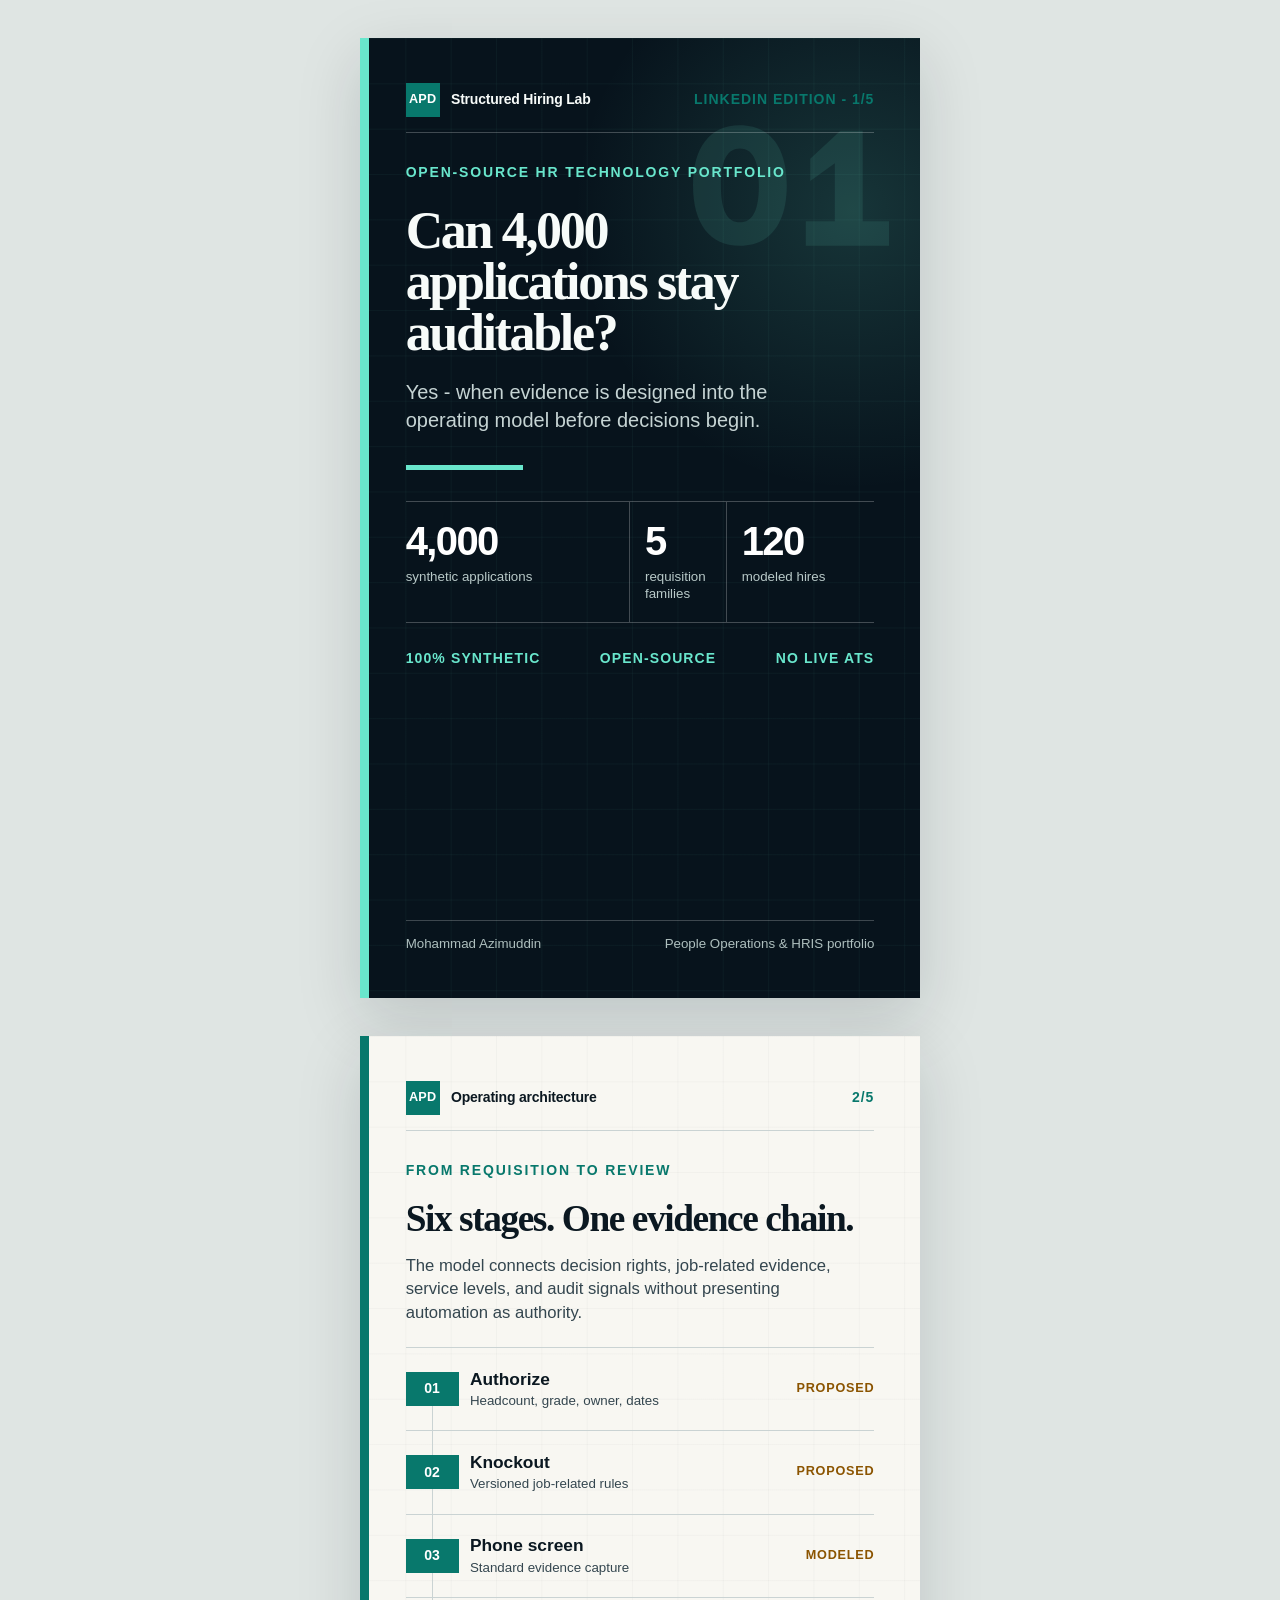
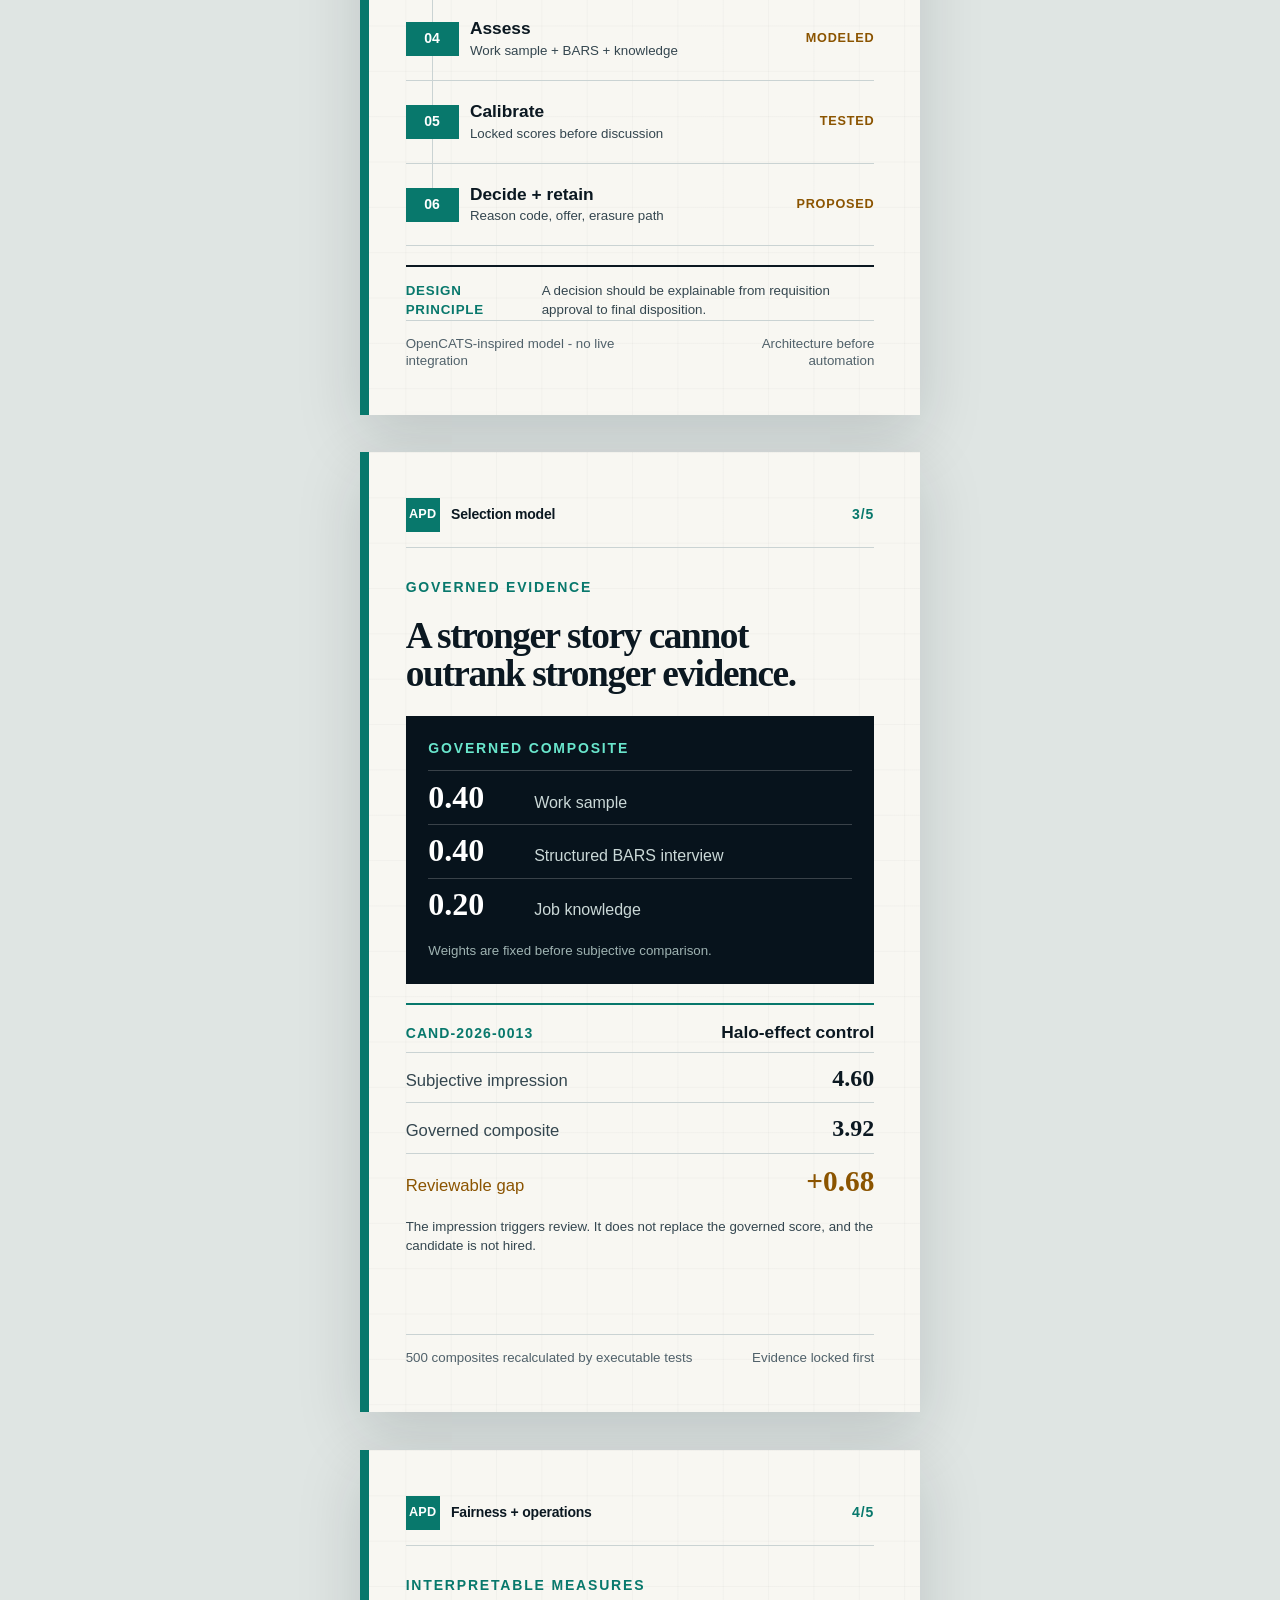
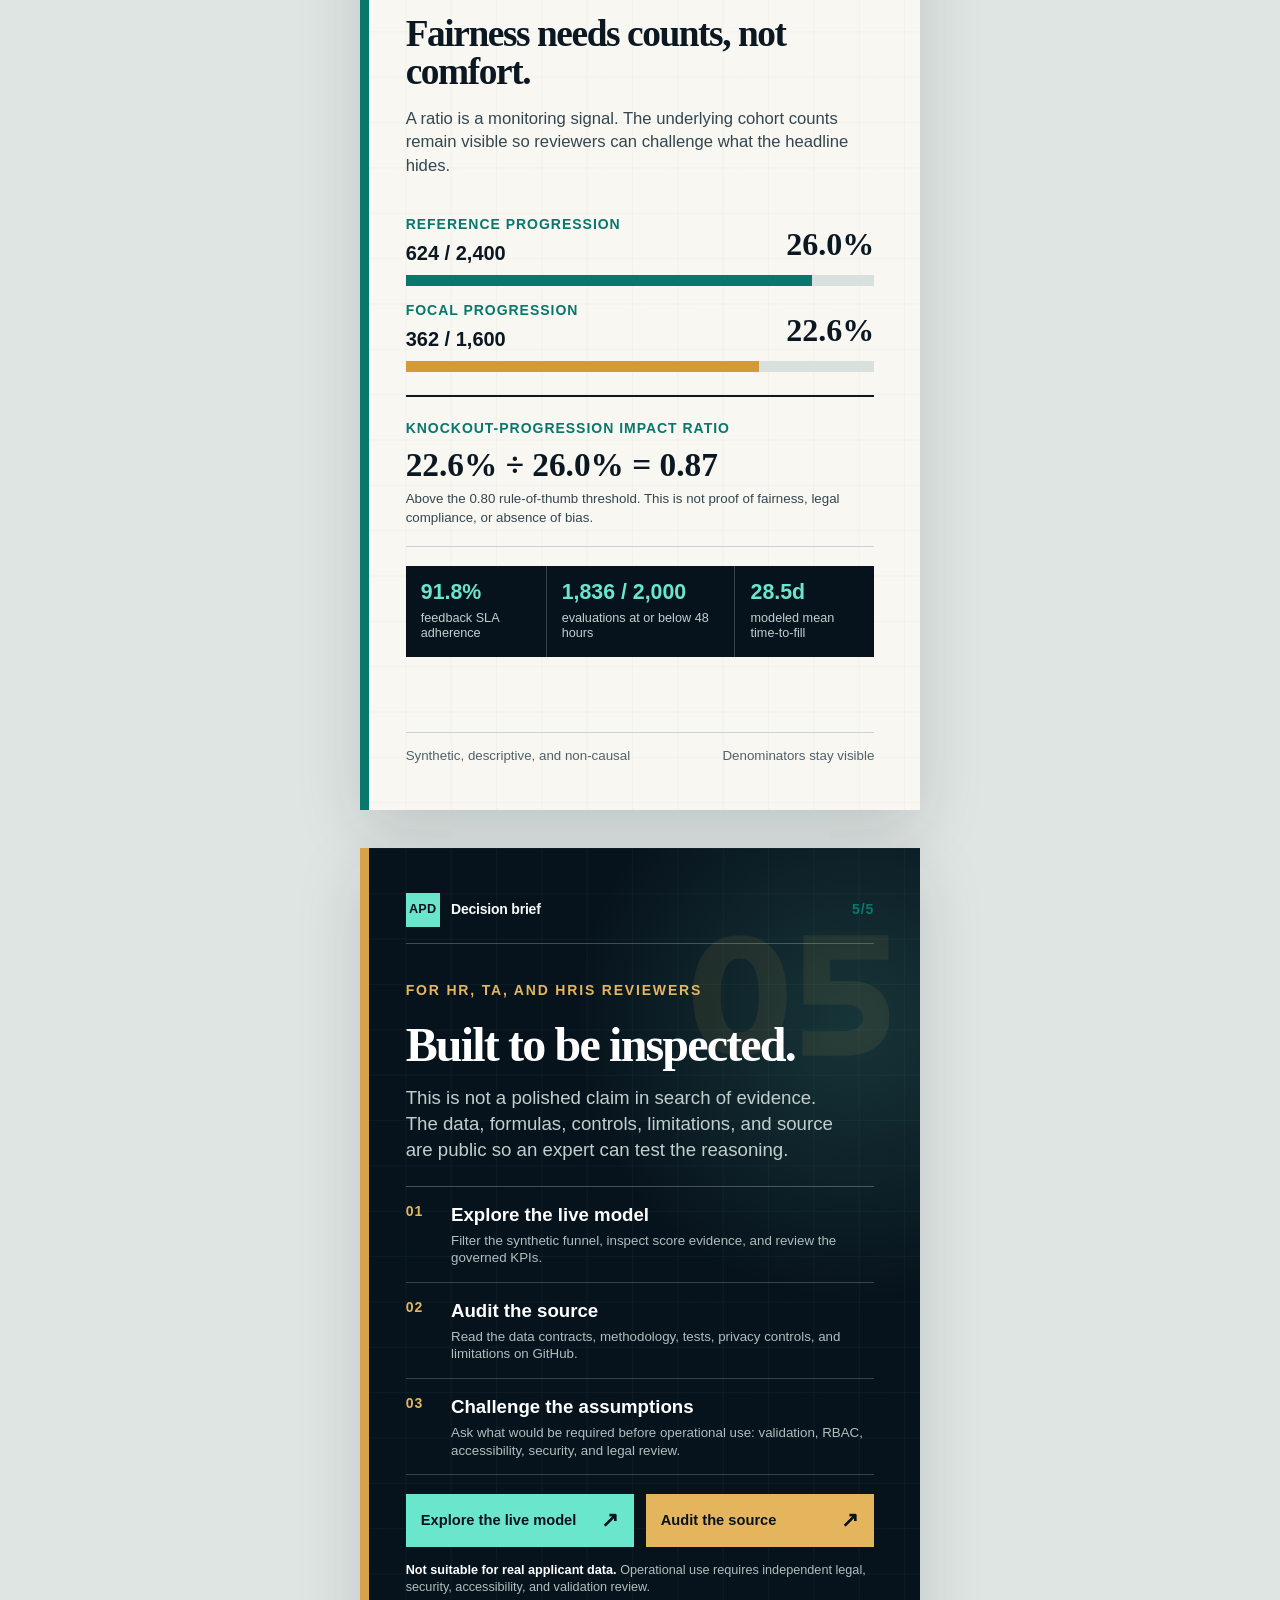
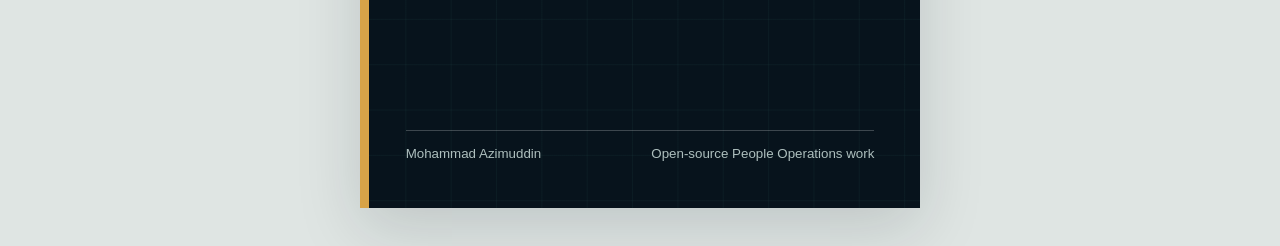
<file: mobile-case-study.html>
<!doctype html>
<html lang="en">
<head>
  <meta charset="utf-8">
  <meta name="viewport" content="width=device-width, initial-scale=1">
  <meta name="description" content="LinkedIn-ready portrait case study for the Structured Hiring and ATS Architecture Lab.">
  <title>Structured Hiring &amp; ATS Architecture | LinkedIn Case Study</title>
  <link rel="stylesheet" href="mobile-case-study.css">
</head>
<body>
  <main>
    <section class="page page-cover">
      <header class="masthead masthead-inverse">
        <div class="brand"><span class="brand-mark">APD</span><span>Structured Hiring Lab</span></div>
        <span class="page-number">LinkedIn edition - 1/5</span>
      </header>
      <svg class="cover-index" aria-hidden="true" focusable="false" viewBox="0 0 176 108" role="presentation">
        <path fill-rule="evenodd" d="M42 0C15 0 0 20 0 54s15 54 42 54 42-20 42-54S69 0 42 0Zm0 21c11 0 17 10 17 33S53 87 42 87 25 77 25 54s6-33 17-33Z"/>
        <path d="m105 30 27-25h20v81h24v22h-75V86h26V34l-22 16Z"/>
      </svg>
      <p class="eyebrow eyebrow-inverse">Open-source HR technology portfolio</p>
      <h1>Can 4,000 applications stay auditable?</h1>
      <p class="cover-answer">Yes - when evidence is designed into the operating model before decisions begin.</p>
      <div class="cover-rule" aria-hidden="true"></div>
      <div class="proof-rail" aria-label="Project scope">
        <div><strong>4,000</strong><span>synthetic applications</span></div>
        <div><strong>5</strong><span>requisition families</span></div>
        <div><strong>120</strong><span>modeled hires</span></div>
      </div>
      <div class="cover-tags" aria-label="Project boundaries"><span>100% SYNTHETIC</span><span>OPEN-SOURCE</span><span>NO LIVE ATS</span></div>
      <footer class="footer footer-inverse">
        <span>Mohammad Azimuddin</span>
        <span>People Operations &amp; HRIS portfolio</span>
      </footer>
    </section>

    <section class="page">
      <header class="masthead">
        <div class="brand"><span class="brand-mark">APD</span><span>Operating architecture</span></div>
        <span class="page-number">2/5</span>
      </header>
      <p class="eyebrow">From requisition to review</p>
      <h2>Six stages. One evidence chain.</h2>
      <p class="section-intro">The model connects decision rights, job-related evidence, service levels, and audit signals without presenting automation as authority.</p>
      <ol class="evidence-path">
        <li><span class="step">01</span><div><strong>Authorize</strong><small>Headcount, grade, owner, dates</small></div><em>PROPOSED</em></li>
        <li><span class="step">02</span><div><strong>Knockout</strong><small>Versioned job-related rules</small></div><em>PROPOSED</em></li>
        <li><span class="step">03</span><div><strong>Phone screen</strong><small>Standard evidence capture</small></div><em>MODELED</em></li>
        <li><span class="step">04</span><div><strong>Assess</strong><small>Work sample + BARS + knowledge</small></div><em>MODELED</em></li>
        <li><span class="step">05</span><div><strong>Calibrate</strong><small>Locked scores before discussion</small></div><em>TESTED</em></li>
        <li><span class="step">06</span><div><strong>Decide + retain</strong><small>Reason code, offer, erasure path</small></div><em>PROPOSED</em></li>
      </ol>
      <div class="control-register"><strong>Design principle</strong><span>A decision should be explainable from requisition approval to final disposition.</span></div>
      <footer class="footer"><span>OpenCATS-inspired model - no live integration</span><span>Architecture before automation</span></footer>
    </section>

    <section class="page page-selection">
      <header class="masthead">
        <div class="brand"><span class="brand-mark">APD</span><span>Selection model</span></div>
        <span class="page-number">3/5</span>
      </header>
      <p class="eyebrow">Governed evidence</p>
      <h2>A stronger story cannot outrank stronger evidence.</h2>
      <div class="formula-panel">
        <span class="formula-label">GOVERNED COMPOSITE</span>
        <div class="weight-row"><strong>0.40</strong><span>Work sample</span></div>
        <div class="weight-row"><strong>0.40</strong><span>Structured BARS interview</span></div>
        <div class="weight-row"><strong>0.20</strong><span>Job knowledge</span></div>
        <p>Weights are fixed before subjective comparison.</p>
      </div>
      <div class="control-case">
        <div class="case-heading"><span>CAND-2026-0013</span><strong>Halo-effect control</strong></div>
        <div class="score-line"><span>Subjective impression</span><strong>4.60</strong></div>
        <div class="score-line"><span>Governed composite</span><strong>3.92</strong></div>
        <div class="score-line score-gap"><span>Reviewable gap</span><strong>+0.68</strong></div>
        <p>The impression triggers review. It does not replace the governed score, and the candidate is not hired.</p>
      </div>
      <footer class="footer"><span>500 composites recalculated by executable tests</span><span>Evidence locked first</span></footer>
    </section>

    <section class="page">
      <header class="masthead">
        <div class="brand"><span class="brand-mark">APD</span><span>Fairness + operations</span></div>
        <span class="page-number">4/5</span>
      </header>
      <p class="eyebrow">Interpretable measures</p>
      <h2>Fairness needs counts, not comfort.</h2>
      <p class="section-intro">A ratio is a monitoring signal. The underlying cohort counts remain visible so reviewers can challenge what the headline hides.</p>
      <div class="cohort-comparison">
        <div class="cohort-line"><div><span>REFERENCE PROGRESSION</span><strong>624 / 2,400</strong></div><b>26.0%</b></div>
        <div class="cohort-bar"><i style="width: 86.7%"></i></div>
        <div class="cohort-line"><div><span>FOCAL PROGRESSION</span><strong>362 / 1,600</strong></div><b>22.6%</b></div>
        <div class="cohort-bar cohort-bar-focal"><i style="width: 75.4%"></i></div>
      </div>
      <div class="fairness-equation">
        <span>KNOCKOUT-PROGRESSION IMPACT RATIO</span>
        <strong>22.6% ÷ 26.0% = 0.87</strong>
        <p>Above the 0.80 rule-of-thumb threshold. This is not proof of fairness, legal compliance, or absence of bias.</p>
      </div>
      <div class="operations-band">
        <div><strong>91.8%</strong><span>feedback SLA adherence</span></div>
        <div><strong>1,836 / 2,000</strong><span>evaluations at or below 48 hours</span></div>
        <div><strong>28.5d</strong><span>modeled mean time-to-fill</span></div>
      </div>
      <footer class="footer"><span>Synthetic, descriptive, and non-causal</span><span>Denominators stay visible</span></footer>
    </section>

    <section class="page page-close">
      <header class="masthead masthead-inverse">
        <div class="brand"><span class="brand-mark brand-mark-light">APD</span><span>Decision brief</span></div>
        <span class="page-number">5/5</span>
      </header>
      <svg class="cover-index close-index" aria-hidden="true" focusable="false" viewBox="0 0 176 108" role="presentation">
        <path fill-rule="evenodd" d="M42 0C15 0 0 20 0 54s15 54 42 54 42-20 42-54S69 0 42 0Zm0 21c11 0 17 10 17 33S53 87 42 87 25 77 25 54s6-33 17-33Z"/>
        <path d="M99 0h76v22h-52v19h18c22 0 35 13 35 33 0 22-16 34-40 34H98V86h37c11 0 17-4 17-12s-6-12-17-12H99V0Z"/>
      </svg>
      <p class="eyebrow eyebrow-inverse">For HR, TA, and HRIS reviewers</p>
      <h2>Built to be inspected.</h2>
      <p class="close-lede">This is not a polished claim in search of evidence. The data, formulas, controls, limitations, and source are public so an expert can test the reasoning.</p>
      <div class="review-sequence">
        <div><span>01</span><strong>Explore the live model</strong><p>Filter the synthetic funnel, inspect score evidence, and review the governed KPIs.</p></div>
        <div><span>02</span><strong>Audit the source</strong><p>Read the data contracts, methodology, tests, privacy controls, and limitations on GitHub.</p></div>
        <div><span>03</span><strong>Challenge the assumptions</strong><p>Ask what would be required before operational use: validation, RBAC, accessibility, security, and legal review.</p></div>
      </div>
      <nav class="action-links" aria-label="Project links">
        <a href="https://azim-ux.github.io/enterprise-structured-hiring-ats-lab/">Explore the live model <span>↗</span></a>
        <a href="https://github.com/azim-ux/enterprise-structured-hiring-ats-lab">Audit the source <span>↗</span></a>
      </nav>
      <p class="use-boundary"><strong>Not suitable for real applicant data.</strong> Operational use requires independent legal, security, accessibility, and validation review.</p>
      <footer class="footer footer-inverse"><span>Mohammad Azimuddin</span><span>Open-source People Operations work</span></footer>
    </section>
  </main>
</body>
</html>
</file>
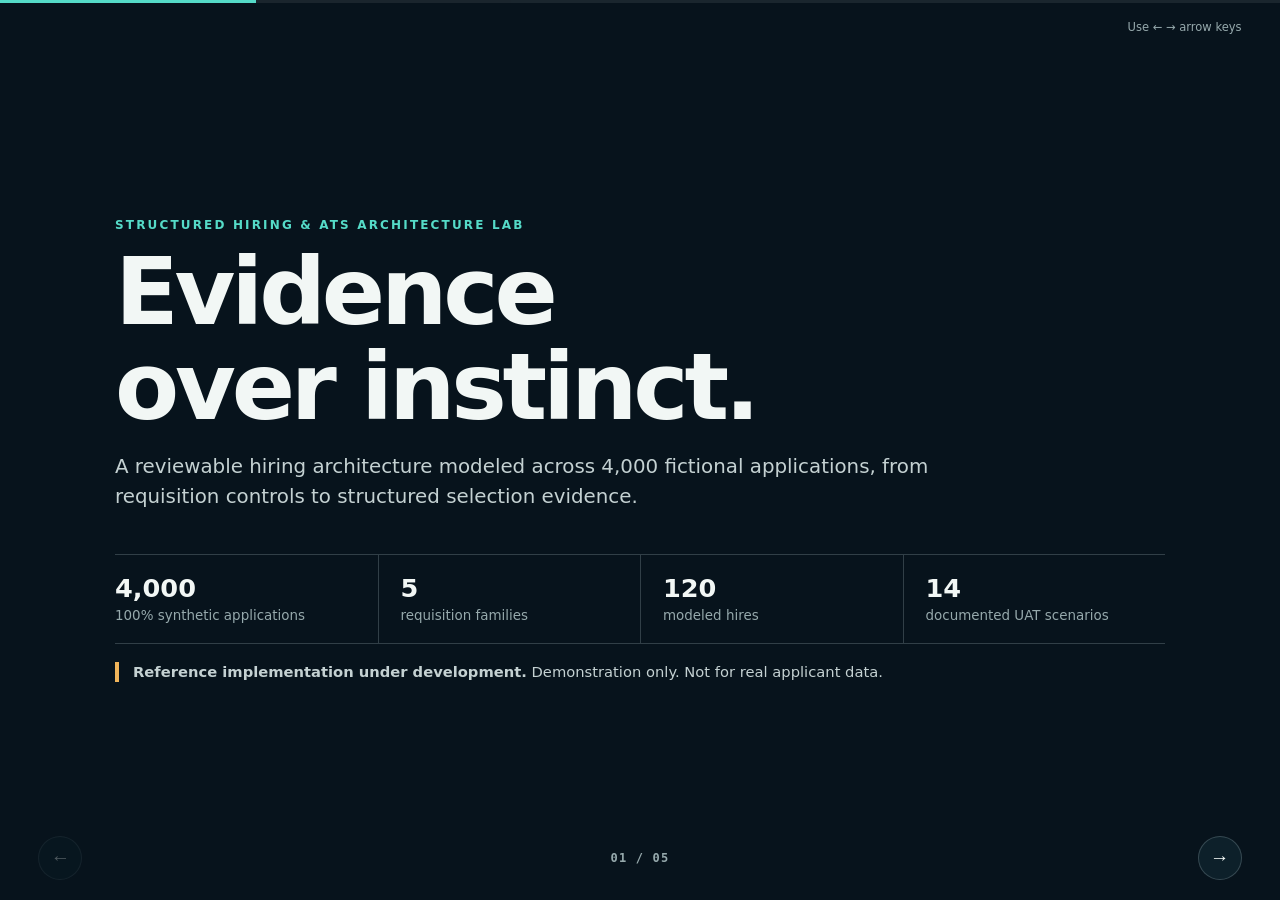
<file: slides.html>
<!doctype html>
<html lang="en">
<head>
  <meta charset="utf-8">
  <meta name="viewport" content="width=device-width, initial-scale=1">
  <meta name="description" content="Five-slide executive case deck for the Structured Hiring and ATS Architecture Lab.">
  <title>Structured Hiring & ATS Architecture Lab · Case Deck</title>
  <style>
    :root { color-scheme:dark; --navy:#07131c; --panel:#0d202a; --ink:#f2f7f5; --body:#c4d1d2; --muted:#96a9ac; --teal:#55dbc8; --amber:#f0b45a; --line:rgba(184,205,207,.24); }
    * { box-sizing:border-box; }
    html,body { margin:0; min-height:100%; background:#050d13; color:var(--ink); font-family:Inter,ui-sans-serif,system-ui,-apple-system,BlinkMacSystemFont,"Segoe UI",sans-serif; }
    body { overflow:hidden; }
    .deck { min-height:100vh; position:relative; background:var(--navy); }
    .progress-track { position:fixed; z-index:20; inset:0 0 auto; height:3px; background:rgba(255,255,255,.08); }
    #progress-bar { width:20%; height:100%; background:var(--teal); transition:width .3s ease; }
    .slide { display:none; position:absolute; inset:0; padding:clamp(54px,6vw,92px); place-content:center; overflow:auto; }
    .slide.active { display:grid; animation:enter .28s ease both; }
    @keyframes enter { from { opacity:0; transform:translateY(7px); } to { opacity:1; transform:none; } }
    .frame { width:min(1220px,100%); margin:auto; }
    .eyebrow { color:var(--teal); font-size:clamp(.75rem,.9vw,.88rem); text-transform:uppercase; letter-spacing:.18em; font-weight:800; }
    h1,h2 { margin:12px 0 18px; letter-spacing:-.045em; line-height:1.02; text-wrap:balance; }
    h1 { max-width:1050px; font-size:clamp(3.4rem,7.3vw,6.8rem); }
    h2 { max-width:1050px; font-size:clamp(2.35rem,4.9vw,4.5rem); }
    .lead { max-width:820px; margin:0; color:var(--body); font-size:clamp(1.05rem,1.55vw,1.3rem); line-height:1.5; }
    .evidence-strip { display:grid; grid-template-columns:repeat(4,1fr); margin-top:42px; border-block:1px solid var(--line); }
    .evidence-item { padding:18px 22px 18px 0; }
    .evidence-item + .evidence-item { padding-left:22px; border-left:1px solid var(--line); }
    .evidence-item strong { display:block; font-size:clamp(1.35rem,2vw,1.85rem); font-variant-numeric:tabular-nums; }
    .evidence-item span { display:block; margin-top:4px; color:var(--muted); font-size:.84rem; line-height:1.35; }
    .boundary-note { margin-top:18px; padding-left:14px; border-left:4px solid var(--amber); color:var(--body); font-size:.92rem; line-height:1.4; }
    .evidence-path { position:relative; display:grid; grid-template-columns:repeat(6,1fr); gap:18px; margin:34px 0 30px; padding:0; list-style:none; }
    .evidence-path::before { content:""; position:absolute; z-index:0; top:18px; left:18px; right:18px; height:1px; background:var(--line); }
    .evidence-path li { position:relative; z-index:1; min-width:0; }
    .stage-number { display:grid; width:36px; height:36px; place-items:center; margin-bottom:12px; border:1px solid var(--teal); border-radius:50%; background:var(--navy); color:var(--teal); font:800 .76rem/1 ui-monospace,SFMono-Regular,Menlo,monospace; }
    .stage-label { display:block; color:var(--ink); font-size:.94rem; font-weight:750; line-height:1.3; }
    .control-register { border-top:1px solid var(--line); }
    .control-row { display:grid; grid-template-columns:135px 220px 1fr; gap:22px; align-items:start; padding:15px 0; border-bottom:1px solid var(--line); }
    .state { font:800 .76rem/1.2 ui-monospace,SFMono-Regular,Menlo,monospace; letter-spacing:.08em; }
    .control-row[data-state="proposed"] .state { color:var(--amber); }
    .control-row[data-state="modeled"] .state { color:var(--body); }
    .control-row[data-state="tested"] .state { color:var(--teal); }
    .control-row h3 { margin:0; font-size:1rem; line-height:1.3; }
    .control-row p { margin:0; max-width:730px; color:var(--body); font-size:.9rem; line-height:1.45; }
    .selection-layout { display:grid; grid-template-columns:.92fr 1.08fr; gap:54px; align-items:stretch; margin-top:34px; }
    .formula-panel { display:flex; flex-direction:column; justify-content:center; padding-right:46px; border-right:1px solid var(--line); }
    .section-label { color:var(--muted); font-size:.8rem; font-weight:800; letter-spacing:.12em; text-transform:uppercase; }
    .formula { margin:18px 0 12px; color:var(--teal); font:750 clamp(1.25rem,2vw,1.65rem)/1.7 ui-monospace,SFMono-Regular,Menlo,monospace; }
    .formula-note { margin:0; color:var(--body); font-size:.94rem; line-height:1.45; }
    .control-case h3 { margin:7px 0 18px; font-size:1.35rem; }
    .math-row { display:grid; grid-template-columns:1fr auto; gap:24px; align-items:end; padding:12px 0; border-bottom:1px solid var(--line); }
    .math-row span { color:var(--body); font-size:.9rem; }
    .math-row strong { color:var(--ink); font-size:clamp(2rem,3.1vw,2.8rem); line-height:1; font-variant-numeric:tabular-nums; }
    .math-row.gap strong { color:var(--amber); }
    .case-conclusion { margin:18px 0 0; padding:12px 0 0; border-top:3px solid var(--amber); color:var(--ink); font-size:1rem; font-weight:700; line-height:1.4; }
    .fairness-layout { display:grid; grid-template-columns:1.06fr .94fr; gap:58px; margin-top:34px; }
    .cohort-comparison { border-top:1px solid var(--line); }
    .cohort { display:grid; grid-template-columns:1fr auto; gap:20px; align-items:end; padding:16px 0; border-bottom:1px solid var(--line); }
    .cohort span { color:var(--body); font-size:.9rem; }
    .cohort strong { color:var(--ink); font-size:clamp(1.8rem,3vw,2.65rem); line-height:1; font-variant-numeric:tabular-nums; }
    .ratio-equation { margin-top:22px; padding:16px 0; border-block:3px solid var(--teal); }
    .ratio-equation strong { display:block; margin-top:5px; color:var(--teal); font-size:clamp(2rem,3.6vw,3rem); font-variant-numeric:tabular-nums; }
    .governance-conclusions { margin:0; padding:0; list-style:none; counter-reset:conclusion; }
    .governance-conclusions li { position:relative; padding:0 0 16px 38px; color:var(--body); font-size:.93rem; line-height:1.42; }
    .governance-conclusions li::before { counter-increment:conclusion; content:"0" counter(conclusion); position:absolute; left:0; top:2px; color:var(--teal); font:800 .72rem/1.2 ui-monospace,SFMono-Regular,Menlo,monospace; }
    .governance-conclusions strong { color:var(--ink); }
    .executive-scorecard { display:grid; grid-template-columns:repeat(5,1fr); margin:34px 0 38px; border-block:1px solid var(--line); }
    .score { padding:20px 18px 18px 0; }
    .score + .score { padding-left:18px; border-left:1px solid var(--line); }
    .score strong { display:block; color:var(--ink); font-size:clamp(2rem,3.2vw,2.85rem); line-height:1; letter-spacing:-.035em; font-variant-numeric:tabular-nums; }
    .score span { display:block; margin-top:8px; color:var(--body); font-size:.82rem; line-height:1.3; }
    .action-sequence { display:grid; grid-template-columns:repeat(3,1fr); gap:28px; counter-reset:action; }
    .action { position:relative; padding-top:16px; border-top:3px solid var(--teal); color:var(--body); font-size:.9rem; line-height:1.42; }
    .action::before { counter-increment:action; content:"0" counter(action); display:block; margin-bottom:7px; color:var(--teal); font:800 .74rem/1 ui-monospace,SFMono-Regular,Menlo,monospace; }
    .action strong { color:var(--ink); }
    .final-warning { margin-top:24px; padding:14px 0; border-block:1px solid var(--amber); color:var(--ink); font-size:.92rem; font-weight:700; line-height:1.4; }
    .controls { position:fixed; z-index:20; left:clamp(18px,3vw,44px); right:clamp(18px,3vw,44px); bottom:20px; display:flex; justify-content:space-between; align-items:center; pointer-events:none; }
    .controls button { pointer-events:auto; width:44px; height:44px; border-radius:50%; color:var(--ink); border:1px solid var(--line); background:var(--panel); font-size:1.2rem; cursor:pointer; }
    .controls button:disabled { opacity:.3; cursor:default; }
    #slide-counter { color:var(--muted); font:700 .75rem/1 ui-monospace,SFMono-Regular,Menlo,monospace; letter-spacing:.1em; }
    .hint { position:fixed; z-index:20; right:clamp(18px,3vw,44px); top:20px; color:var(--muted); font-size:.72rem; }
    @media (max-width:900px) {
      .slide { padding:60px 38px 82px; place-content:start; }
      .evidence-strip { grid-template-columns:repeat(2,1fr); }
      .evidence-item:nth-child(3) { border-left:0; }
      .evidence-item:nth-child(n+3) { border-top:1px solid var(--line); }
      .evidence-path { grid-template-columns:repeat(3,1fr); }
      .evidence-path::before { display:none; }
      .control-row { grid-template-columns:110px 190px 1fr; }
      .selection-layout,.fairness-layout { grid-template-columns:1fr; gap:28px; }
      .formula-panel { padding:0 0 26px; border:0; border-bottom:1px solid var(--line); }
      .executive-scorecard { grid-template-columns:repeat(3,1fr); }
      .score:nth-child(4) { border-left:0; border-top:1px solid var(--line); }
      .score:nth-child(5) { border-top:1px solid var(--line); }
    }
    @media (max-width:600px) {
      .slide { padding:58px 22px 84px; }
      h1 { font-size:clamp(2.8rem,14vw,4.2rem); }
      h2 { font-size:clamp(2rem,10vw,3rem); }
      .evidence-strip,.evidence-path,.executive-scorecard,.action-sequence { grid-template-columns:1fr 1fr; }
      .control-row { grid-template-columns:1fr; gap:6px; }
      .action-sequence .action:last-child { grid-column:1/-1; }
      .hint { display:none; }
    }
    @media (max-height:500px) and (orientation:landscape) {
      .slide { padding:32px 42px 54px; place-content:start; }
      .frame { max-width:760px; }
      h1 { font-size:2.8rem; margin:7px 0 10px; }
      h2 { font-size:2rem; margin:7px 0 10px; }
      .lead { font-size:.9rem; }
      .evidence-strip,.executive-scorecard { margin:18px 0; }
      .evidence-item,.score { padding-top:10px; padding-bottom:10px; }
      .evidence-path { margin:16px 0; }
      .control-row { padding:9px 0; }
      .selection-layout,.fairness-layout { margin-top:16px; }
      .action { font-size:.86rem; }
      .controls { bottom:6px; }
      .controls button { width:36px; height:36px; }
      #slide-counter { font-size:.68rem; }
    }
    @media (prefers-reduced-motion:reduce) { *,*::before,*::after { animation:none !important; transition:none !important; } }
    @media print {
      :root {
        --print-paper:#fbfcfa;
        --print-ink-color:#10212b;
        --print-body-color:#334a56;
        --print-muted-color:#465d68;
        --print-teal-color:#0b6b63;
        --print-amber-color:#8a4b00;
        --print-cover:60pt;
        --print-title:36pt;
        --print-eyebrow:12pt;
        --print-body:15pt;
        --print-label:13pt;
        --print-caption:12pt;
        --print-formula:22pt;
        --print-kpi:34pt;
      }
      @page { size:13.333in 7.5in; margin:0; }
      html,body { background:var(--print-paper); overflow:visible; }
      .deck { background:var(--print-paper); color:var(--print-ink-color); }
      .progress-track,.controls,.hint { display:none !important; }
      .slide,.slide.active,.slide[aria-hidden="true"] { position:relative !important; display:block !important; width:13.333in; height:7.5in; padding:.46in .62in; overflow:hidden; page-break-after:always; break-after:page; animation:none !important; opacity:1 !important; visibility:visible !important; transform:none !important; }
      .slide:last-of-type { page-break-after:auto; }
      .frame { display:flex; height:100%; flex-direction:column; justify-content:center; }
      .eyebrow { color:var(--print-teal-color); font-size:var(--print-eyebrow); }
      h1,h2 { color:var(--print-ink-color); }
      h1 { max-width:10.5in; font-size:var(--print-cover); margin:8pt 0 18pt; }
      h2 { max-width:11.7in; font-size:var(--print-title); margin:7pt 0 15pt; }
      .lead { max-width:9.4in; color:var(--print-body-color); font-size:var(--print-body); line-height:1.45; }
      .evidence-strip { grid-template-columns:repeat(4,1fr); margin-top:30pt; border-color:#a6b2b7; }
      .evidence-item:nth-child(3) { border-left:1px solid #a6b2b7; }
      .evidence-item:nth-child(n+3) { border-top:0; }
      .evidence-item { padding:14pt 14pt 14pt 0; }
      .evidence-item + .evidence-item { padding-left:14pt; border-color:#a6b2b7; }
      .evidence-item strong { color:var(--print-ink-color); font-size:24pt; }
      .evidence-item span { color:var(--print-muted-color); font-size:var(--print-label); }
      .boundary-note { margin-top:15pt; color:var(--print-body-color); border-color:var(--print-amber-color); font-size:var(--print-caption); }
      #slide-2 h2 { font-size:34pt; margin-bottom:10pt; }
      .evidence-path { grid-template-columns:repeat(6,1fr); gap:12pt; margin:18pt 0 20pt; }
      .evidence-path::before { display:block; }
      .evidence-path::before { top:15pt; left:15pt; right:15pt; background:#a6b2b7; }
      .stage-number { width:30pt; height:30pt; margin-bottom:9pt; border-color:var(--print-teal-color); background:var(--print-paper); color:var(--print-teal-color); font-size:var(--print-caption); }
      .stage-label { color:var(--print-ink-color); font-size:var(--print-label); line-height:1.28; }
      .control-register,.control-row { border-color:#a6b2b7; }
      .control-row { grid-template-columns:105pt 175pt 1fr; gap:16pt; padding:10pt 0; }
      .state { font-size:var(--print-caption); }
      .control-row[data-state="proposed"] .state { color:var(--print-amber-color); }
      .control-row[data-state="modeled"] .state { color:var(--print-body-color); }
      .control-row[data-state="tested"] .state { color:var(--print-teal-color); }
      .control-row h3 { color:var(--print-ink-color); font-size:var(--print-body); }
      .control-row p { color:var(--print-body-color); font-size:var(--print-body); line-height:1.37; }
      #slide-3 h2 { font-size:34pt; }
      .selection-layout { grid-template-columns:.92fr 1.08fr; gap:38pt; margin-top:18pt; }
      .formula-panel { padding:0 34pt 0 0; border:0; border-right:1px solid #a6b2b7; }
      .section-label { color:var(--print-muted-color); font-size:var(--print-label); }
      .formula { margin:14pt 0 10pt; color:var(--print-teal-color); font-size:var(--print-formula); line-height:1.55; }
      .formula-note { color:var(--print-body-color); font-size:var(--print-body); }
      .control-case h3 { color:var(--print-ink-color); font-size:20pt; margin:6pt 0 12pt; }
      .math-row { padding:9pt 0; border-color:#a6b2b7; }
      .math-row span { color:var(--print-body-color); font-size:var(--print-label); }
      .math-row strong { color:var(--print-ink-color); font-size:30pt; }
      .math-row.gap strong { color:var(--print-amber-color); }
      .case-conclusion { margin-top:13pt; padding-top:9pt; border-color:var(--print-amber-color); color:var(--print-ink-color); font-size:var(--print-body); }
      #slide-4 h2 { font-size:34pt; }
      .fairness-layout { grid-template-columns:1.06fr .94fr; gap:40pt; margin-top:18pt; }
      .cohort-comparison,.cohort { border-color:#a6b2b7; }
      .cohort { padding:11pt 0; }
      .cohort span { color:var(--print-body-color); font-size:var(--print-label); }
      .cohort strong { color:var(--print-ink-color); font-size:28pt; }
      .ratio-equation { margin-top:14pt; padding:10pt 0; border-color:var(--print-teal-color); }
      .ratio-equation strong { color:var(--print-teal-color); font-size:32pt; }
      .governance-conclusions li { padding:0 0 12pt 30pt; color:var(--print-body-color); font-size:var(--print-body); line-height:1.38; }
      .governance-conclusions li::before { color:var(--print-teal-color); font-size:var(--print-caption); }
      .governance-conclusions strong { color:var(--print-ink-color); }
      #slide-5 h2 { font-size:34pt; }
      .executive-scorecard { grid-template-columns:repeat(5,1fr); margin:20pt 0 24pt; border-color:#a6b2b7; }
      .score:nth-child(4) { border-left:1px solid #a6b2b7; border-top:0; }
      .score:nth-child(5) { border-top:0; }
      .score { padding:14pt 12pt 13pt 0; }
      .score + .score { padding-left:12pt; border-color:#a6b2b7; }
      .score strong { color:var(--print-ink-color); font-size:var(--print-kpi); }
      .score span { color:var(--print-body-color); font-size:var(--print-label); }
      .action-sequence { grid-template-columns:repeat(3,1fr); gap:22pt; }
      .action { padding-top:11pt; border-color:var(--print-teal-color); color:var(--print-body-color); font-size:var(--print-body); line-height:1.38; }
      .action::before { color:var(--print-teal-color); font-size:var(--print-caption); }
      .action strong { color:var(--print-ink-color); }
      .final-warning { margin-top:17pt; padding:10pt 0; border-color:var(--print-amber-color); color:var(--print-ink-color); font-size:var(--print-caption); }
    }
  </style>
</head>
<body>
  <main class="deck" aria-live="polite">
    <div class="progress-track" aria-hidden="true"><div id="progress-bar"></div></div>
    <div class="hint">Use ← → arrow keys</div>
    <section class="slide active" id="slide-1" aria-label="Slide 1 of 5">
      <div class="frame">
        <div class="eyebrow">Structured Hiring & ATS Architecture Lab</div>
        <h1>Evidence over instinct.</h1>
        <p class="lead">A reviewable hiring architecture modeled across 4,000 fictional applications, from requisition controls to structured selection evidence.</p>
        <div class="evidence-strip" aria-label="Project evidence summary">
          <div class="evidence-item"><strong>4,000</strong><span>100% synthetic applications</span></div>
          <div class="evidence-item"><strong>5</strong><span>requisition families</span></div>
          <div class="evidence-item"><strong>120</strong><span>modeled hires</span></div>
          <div class="evidence-item"><strong>14</strong><span>documented UAT scenarios</span></div>
        </div>
        <div class="boundary-note"><strong>Reference implementation under development.</strong> Demonstration only. Not for real applicant data.</div>
      </div>
    </section>
    <section class="slide" id="slide-2" aria-label="Slide 2 of 5">
      <div class="frame">
        <div class="eyebrow">Architecture</div>
        <h2>Six design stages. One traceable evidence model.</h2>
        <ol class="evidence-path">
          <li><span class="stage-number">01</span><span class="stage-label">Authorize the requisition</span></li>
          <li><span class="stage-number">02</span><span class="stage-label">Specify job-related knockouts</span></li>
          <li><span class="stage-number">03</span><span class="stage-label">Standard phone screen</span></li>
          <li><span class="stage-number">04</span><span class="stage-label">Work sample + BARS</span></li>
          <li><span class="stage-number">05</span><span class="stage-label">Calibrate + offer</span></li>
          <li><span class="stage-number">06</span><span class="stage-label">Propose transfer + erasure controls</span></li>
        </ol>
        <div class="control-register" aria-label="Control status register">
          <article class="control-row" data-state="proposed"><div class="state">PROPOSED</div><h3>Automation guardrails</h3><p>Production requirements specify versioned rules, idempotent transitions, human review, appeal and a kill switch.</p></article>
          <article class="control-row" data-state="modeled"><div class="state">MODELED</div><h3>Evidence locked first</h3><p>Synthetic finalist scores are calculated before subjective comparison; runtime panel-access control is not implemented.</p></article>
          <article class="control-row" data-state="tested"><div class="state">TESTED</div><h3>48-hour SLA rule</h3><p>2,000 synthetic events are deterministically classified against the documented feedback threshold.</p></article>
        </div>
      </div>
    </section>
    <section class="slide" id="slide-3" aria-label="Slide 3 of 5">
      <div class="frame">
        <div class="eyebrow">Selection model</div>
        <h2>A stronger story cannot outrank stronger evidence.</h2>
        <div class="selection-layout">
          <div class="formula-panel"><div class="section-label">Governed composite</div><code class="formula">Composite =<br>0.40 × Work Sample<br>+ 0.40 × Structured BARS<br>+ 0.20 × Job Knowledge</code><p class="formula-note">Weights are fixed before subjective comparison.</p></div>
          <div class="control-case">
            <div class="eyebrow">CAND-2026-0013</div><h3>Halo-effect control case</h3>
            <div class="math-row"><span>Subjective impression</span><strong>4.60</strong></div>
            <div class="math-row"><span>Governed composite</span><strong>3.92</strong></div>
            <div class="math-row gap"><span>Reviewable gap</span><strong>+0.68</strong></div>
            <p class="case-conclusion">The higher impression does not replace the governed score.</p>
          </div>
        </div>
      </div>
    </section>
    <section class="slide" id="slide-4" aria-label="Slide 4 of 5">
      <div class="frame">
        <div class="eyebrow">Fairness + privacy</div>
        <h2>Modeled outcomes. Separated synthetic fields.</h2>
        <div class="fairness-layout">
          <div>
            <div class="cohort-comparison" aria-label="Modeled cohort progression">
              <div class="cohort"><span>Reference progression<br>26.0% modeled rate</span><strong>624 / 2,400</strong></div>
              <div class="cohort"><span>Focal progression<br>22.6% modeled rate</span><strong>362 / 1,600</strong></div>
            </div>
            <div class="ratio-equation"><span class="section-label">Knockout-progression impact ratio</span><strong>22.6% ÷ 26.0% = 0.87</strong></div>
          </div>
          <ol class="governance-conclusions">
            <li><strong>Separation by design.</strong> Cohort fields are isolated from operational selection roles as a documented requirement.</li>
            <li><strong>Counts remain visible</strong> beside modeled rates.</li>
            <li><strong>Four-fifths is an indicator, not proof</strong> of compliance or absence of bias.</li>
            <li><strong>Proposed production requirements</strong> include later-stage monitoring plus reviewed retention and erasure controls.</li>
          </ol>
        </div>
      </div>
    </section>
    <section class="slide" id="slide-5" aria-label="Slide 5 of 5">
      <div class="frame">
        <div class="eyebrow">Reconciled modeled view</div>
        <h2>The model is inspectable by design.</h2>
        <div class="executive-scorecard" aria-label="Governed KPI summary">
          <div class="score"><strong>4,000</strong><span>Synthetic applicants</span></div>
          <div class="score"><strong>3.0%</strong><span>120 modeled hires</span></div>
          <div class="score"><strong>28.5d</strong><span>Modeled time to fill</span></div>
          <div class="score"><strong>91.8%</strong><span>Modeled SLA adherence</span></div>
          <div class="score"><strong>0.87</strong><span>Modeled impact ratio</span></div>
        </div>
        <div class="action-sequence" aria-label="Review sequence">
          <div class="action"><strong>Explore</strong><br>Open the demonstration-only candidate evidence dashboard.</div>
          <div class="action"><strong>Inspect</strong><br>Trace every KPI to three source CSVs and deterministic tests.</div>
          <div class="action"><strong>Challenge</strong><br>Review assumptions before any operational use.</div>
        </div>
        <div class="final-warning">Not suitable for real applicant data. Operational use requires independent legal, security, accessibility and validation review.</div>
      </div>
    </section>
    <div class="controls">
      <button id="previous-slide" type="button" aria-label="Previous slide">←</button>
      <span id="slide-counter">01 / 05</span>
      <button id="next-slide" type="button" aria-label="Next slide">→</button>
    </div>
  </main>
  <script>
    (function () {
      "use strict";
      const slides = Array.from(document.querySelectorAll(".slide"));
      const previous = document.getElementById("previous-slide");
      const next = document.getElementById("next-slide");
      const counter = document.getElementById("slide-counter");
      const progress = document.getElementById("progress-bar");
      let current = 0;
      function show(index) {
        current = Math.max(0, Math.min(slides.length - 1, index));
        slides.forEach(function (slide, position) {
          slide.classList.toggle("active", position === current);
          slide.setAttribute("aria-hidden", position === current ? "false" : "true");
        });
        counter.textContent = String(current + 1).padStart(2, "0") + " / " + String(slides.length).padStart(2, "0");
        progress.style.width = ((current + 1) / slides.length * 100) + "%";
        previous.disabled = current === 0;
        next.disabled = current === slides.length - 1;
        document.title = "Slide " + (current + 1) + " · Structured Hiring & ATS Lab";
      }
      previous.addEventListener("click", function () { show(current - 1); });
      next.addEventListener("click", function () { show(current + 1); });
      document.addEventListener("keydown", function (event) {
        if (event.key === "ArrowLeft") show(current - 1);
        if (event.key === "ArrowRight" || event.key === " ") { event.preventDefault(); show(current + 1); }
        if (event.key === "Home") show(0);
        if (event.key === "End") show(slides.length - 1);
      });
      show(0);
    }());
  </script>
</body>
</html>
</file>
<file: mobile-case-study.css>
:root {
  color-scheme: light;
  --mobile-paper: #f8f7f2;
  --mobile-ink: #0b1821;
  --mobile-body-color: #34464f;
  --mobile-teal: #08786c;
  --mobile-amber: #8b5400;
  --mobile-mint: #69e6cc;
  --mobile-night: #07131c;
  --mobile-line: #cad3d3;
  --mobile-cover: 39pt;
  --mobile-title: 28pt;
  --mobile-body: 12.5pt;
  --mobile-label: 10.5pt;
  --mobile-caption: 10pt;
  --mobile-kpi: 30pt;
}

* { box-sizing: border-box; }
html { background: #dfe5e3; }

body {
  margin: 0;
  color: var(--mobile-ink);
  background: #dfe5e3;
  font-family: "Avenir Next", "Helvetica Neue", sans-serif;
  font-size: var(--mobile-body);
  line-height: 1.42;
  text-rendering: optimizeLegibility;
}

main { display: block; }
a { color: inherit; }

.page {
  position: relative;
  display: flex;
  width: 148mm;
  min-height: 254mm;
  margin: 10mm auto;
  padding: 12mm;
  flex-direction: column;
  overflow: hidden;
  background:
    linear-gradient(rgba(11, 24, 33, .028) 1px, transparent 1px),
    linear-gradient(90deg, rgba(11, 24, 33, .028) 1px, transparent 1px),
    var(--mobile-paper);
  background-size: 12mm 12mm;
  box-shadow: 0 20px 60px rgba(11, 24, 33, .15);
}

.page::before {
  position: absolute;
  top: 0;
  left: 0;
  width: 2.2mm;
  height: 100%;
  background: var(--mobile-teal);
  content: "";
}

.page > * { position: relative; z-index: 1; }

.page-cover,
.page-close {
  color: #f7fbf9;
  background:
    radial-gradient(circle at 88% 18%, rgba(105, 230, 204, .16), transparent 30%),
    linear-gradient(rgba(105, 230, 204, .045) 1px, transparent 1px),
    linear-gradient(90deg, rgba(105, 230, 204, .045) 1px, transparent 1px),
    var(--mobile-night);
  background-size: auto, 12mm 12mm, 12mm 12mm, auto;
}

.page-cover::before { background: var(--mobile-mint); }
.page-close::before { background: #d7a348; }

.masthead {
  display: flex;
  align-items: center;
  justify-content: space-between;
  gap: 6mm;
  min-height: 10mm;
  padding-bottom: 4mm;
  border-bottom: 1px solid var(--mobile-line);
}

.masthead-inverse { border-color: rgba(255, 255, 255, .23); }

.brand {
  display: flex;
  align-items: center;
  gap: 3mm;
  font-size: var(--mobile-label);
  font-weight: 750;
  letter-spacing: -.015em;
}

.brand-mark {
  display: grid;
  width: 9mm;
  height: 9mm;
  place-items: center;
  color: #fff;
  background: var(--mobile-teal);
  font-size: 9.5pt;
  font-weight: 850;
  letter-spacing: .02em;
}

.brand-mark-light { color: var(--mobile-night); background: var(--mobile-mint); }

.page-number,
.eyebrow,
.formula-label {
  color: var(--mobile-teal);
  font-size: var(--mobile-label);
  font-weight: 800;
  letter-spacing: .13em;
  text-transform: uppercase;
}

.page-number { margin-left: auto; letter-spacing: .07em; }
.eyebrow { margin: 8mm 0 3mm; }
.eyebrow-inverse { color: var(--mobile-mint); }

h1, h2, h3, p { margin-top: 0; }

h1 {
  max-width: 116mm;
  margin: 3mm 0 5mm;
  font-family: Georgia, "Times New Roman", serif;
  font-size: var(--mobile-cover);
  font-weight: 700;
  line-height: .98;
  letter-spacing: -.045em;
}

h2 {
  max-width: 122mm;
  margin: 2mm 0 4mm;
  font-family: Georgia, "Times New Roman", serif;
  font-size: var(--mobile-title);
  line-height: 1.03;
  letter-spacing: -.038em;
}

.cover-index {
  position: absolute;
  right: 8mm;
  top: 23mm;
  z-index: 0;
  display: block;
  width: 52mm;
  height: 32mm;
  color: rgba(105, 230, 204, .1);
  fill: currentColor;
}

.cover-answer {
  max-width: 114mm;
  margin: 0;
  color: #c6d4d4;
  font-size: 15pt;
  line-height: 1.42;
}

.cover-rule {
  width: 31mm;
  height: 1.5mm;
  margin: 8mm 0;
  background: var(--mobile-mint);
}

.proof-rail {
  display: grid;
  grid-template-columns: 1.5fr .65fr 1fr;
  border-top: 1px solid rgba(255, 255, 255, .24);
  border-bottom: 1px solid rgba(255, 255, 255, .24);
}

.proof-rail div { padding: 5mm 3mm 5mm 0; }
.proof-rail div + div { padding-left: 4mm; border-left: 1px solid rgba(255, 255, 255, .24); }
.proof-rail strong { display: block; color: #fff; font-size: var(--mobile-kpi); line-height: 1; letter-spacing: -.04em; }
.proof-rail span { display: block; margin-top: 2mm; color: #b8c9c8; font-size: var(--mobile-caption); line-height: 1.3; }

.cover-tags {
  display: flex;
  justify-content: space-between;
  gap: 3mm;
  margin-top: 7mm;
  color: var(--mobile-mint);
  font-size: var(--mobile-label);
  font-weight: 800;
  letter-spacing: .08em;
}

.section-intro {
  max-width: 120mm;
  margin-bottom: 5mm;
  color: var(--mobile-body-color);
  font-size: var(--mobile-body);
}

.evidence-path {
  position: relative;
  display: grid;
  gap: 0;
  margin: 1mm 0 0;
  padding: 0;
  list-style: none;
}

.evidence-path::before {
  position: absolute;
  left: 7mm;
  top: 7mm;
  bottom: 7mm;
  width: 1px;
  background: var(--mobile-line);
  content: "";
}

.evidence-path li {
  display: grid;
  grid-template-columns: 14mm 1fr 22mm;
  gap: 3mm;
  align-items: center;
  min-height: 22mm;
  border-top: 1px solid var(--mobile-line);
}

.evidence-path li:last-child { border-bottom: 1px solid var(--mobile-line); }

.step {
  z-index: 1;
  display: grid;
  width: 14mm;
  height: 9mm;
  place-items: center;
  color: #fff;
  background: var(--mobile-teal);
  font-size: var(--mobile-label);
  font-weight: 850;
}

.evidence-path strong { display: block; font-size: 13pt; line-height: 1.2; }
.evidence-path small { display: block; margin-top: 1mm; color: var(--mobile-body-color); font-size: var(--mobile-caption); line-height: 1.25; }
.evidence-path em { color: var(--mobile-amber); font-size: 9.5pt; font-style: normal; font-weight: 850; letter-spacing: .06em; text-align: right; }

.control-register {
  display: grid;
  grid-template-columns: 31mm 1fr;
  gap: 5mm;
  margin-top: 5mm;
  padding-top: 4mm;
  border-top: 2px solid var(--mobile-ink);
  font-size: var(--mobile-caption);
}

.control-register strong { color: var(--mobile-teal); text-transform: uppercase; letter-spacing: .06em; }
.control-register span { color: var(--mobile-body-color); }

.formula-panel {
  display: grid;
  grid-template-columns: 1fr;
  margin: 2mm 0 5mm;
  padding: 6mm;
  color: #f5faf8;
  background: var(--mobile-night);
}

.formula-label { margin-bottom: 3mm; color: var(--mobile-mint); }

.weight-row {
  display: grid;
  grid-template-columns: 28mm 1fr;
  align-items: baseline;
  padding: 2.5mm 0;
  border-top: 1px solid rgba(255, 255, 255, .2);
}

.weight-row strong { color: #fff; font-family: Georgia, "Times New Roman", serif; font-size: 24pt; line-height: 1; }
.weight-row span { color: #cad8d7; font-size: 12pt; }
.formula-panel p { margin: 3mm 0 0; color: #9fb3b2; font-size: var(--mobile-caption); }

.control-case { padding-top: 4mm; border-top: 2px solid var(--mobile-teal); }
.case-heading { display: flex; align-items: baseline; justify-content: space-between; gap: 4mm; margin-bottom: 2mm; }
.case-heading span { color: var(--mobile-teal); font-size: var(--mobile-label); font-weight: 850; letter-spacing: .08em; }
.case-heading strong { font-size: 13pt; }

.score-line {
  display: flex;
  align-items: baseline;
  justify-content: space-between;
  padding: 2mm 0;
  border-top: 1px solid var(--mobile-line);
  color: var(--mobile-body-color);
}

.score-line strong { color: var(--mobile-ink); font-family: Georgia, "Times New Roman", serif; font-size: 18pt; }
.score-gap { color: var(--mobile-amber); }
.score-gap strong { color: var(--mobile-amber); font-size: 22pt; }
.control-case p { margin: 2mm 0 0; color: var(--mobile-body-color); font-size: var(--mobile-caption); }

.cohort-comparison { margin-top: 1mm; }
.cohort-line { display: flex; align-items: end; justify-content: space-between; gap: 5mm; margin-top: 4mm; }
.cohort-line span { display: block; color: var(--mobile-teal); font-size: var(--mobile-label); font-weight: 850; letter-spacing: .07em; }
.cohort-line strong { display: block; margin-top: 1mm; font-size: 15pt; }
.cohort-line b { font-family: Georgia, "Times New Roman", serif; font-size: 24pt; }
.cohort-bar { height: 3mm; margin-top: 2mm; background: #d9e1de; }
.cohort-bar i { display: block; height: 100%; background: var(--mobile-teal); }
.cohort-bar-focal i { background: #d39a38; }

.fairness-equation {
  margin-top: 6mm;
  padding: 5mm 0;
  border-top: 2px solid var(--mobile-ink);
  border-bottom: 1px solid var(--mobile-line);
}

.fairness-equation span { color: var(--mobile-teal); font-size: var(--mobile-label); font-weight: 850; letter-spacing: .07em; }
.fairness-equation strong { display: block; margin: 2mm 0; font-family: Georgia, "Times New Roman", serif; font-size: 25pt; line-height: 1.05; }
.fairness-equation p { margin: 0; color: var(--mobile-body-color); font-size: var(--mobile-caption); }

.operations-band {
  display: grid;
  grid-template-columns: 1fr 1.35fr 1fr;
  gap: 0;
  margin-top: 5mm;
  color: #fff;
  background: var(--mobile-night);
}

.operations-band div { padding: 4mm; }
.operations-band div + div { border-left: 1px solid rgba(255, 255, 255, .2); }
.operations-band strong { display: block; color: var(--mobile-mint); font-size: 16pt; line-height: 1.1; }
.operations-band span { display: block; margin-top: 1.5mm; color: #c3d0cf; font-size: 9.5pt; line-height: 1.25; }

.close-index { color: rgba(215, 163, 72, .09); }
.page-close .eyebrow { margin-top: 10mm; color: #e4b55d; }
.page-close h2 { margin-bottom: 4mm; color: #fff; font-size: 36pt; }
.close-lede { max-width: 118mm; margin-bottom: 6mm; color: #c2cfce; font-size: 14pt; line-height: 1.4; }

.review-sequence { border-top: 1px solid rgba(255, 255, 255, .25); }
.review-sequence > div {
  display: grid;
  grid-template-columns: 12mm 1fr;
  padding: 4mm 0;
  border-bottom: 1px solid rgba(255, 255, 255, .2);
}

.review-sequence span { grid-row: 1 / 3; color: #e4b55d; font-size: var(--mobile-label); font-weight: 850; letter-spacing: .07em; }
.review-sequence strong { color: #fff; font-size: 14pt; }
.review-sequence p { margin: 1mm 0 0; color: #aebfbe; font-size: var(--mobile-caption); line-height: 1.3; }

.action-links { display: grid; grid-template-columns: 1fr 1fr; gap: 3mm; margin-top: 5mm; }
.action-links a {
  display: flex;
  align-items: center;
  justify-content: space-between;
  min-height: 12mm;
  padding: 3mm 4mm;
  color: var(--mobile-night);
  background: var(--mobile-mint);
  font-size: 11pt;
  font-weight: 850;
  text-decoration: none;
}
.action-links a + a { background: #e4b55d; }
.action-links span { font-size: 16pt; }

.use-boundary { margin: 4mm 0 0; color: #aebfbe; font-size: 9.5pt; line-height: 1.35; }
.use-boundary strong { color: #fff; }

.footer {
  display: flex;
  align-items: end;
  justify-content: space-between;
  gap: 8mm;
  margin-top: auto;
  padding-top: 4mm;
  border-top: 1px solid var(--mobile-line);
  color: #50616a;
  font-size: var(--mobile-caption);
  line-height: 1.25;
}

.footer span:last-child { text-align: right; }
.footer-inverse { border-color: rgba(255, 255, 255, .22); color: #aebfbe; }

@media screen and (max-width: 640px) {
  body { background: var(--mobile-paper); }
  .page {
    width: 100%;
    min-height: 100svh;
    margin: 0;
    padding: 28px 22px;
    border-bottom: 10px solid #dfe5e3;
    box-shadow: none;
  }
  h1 { font-size: clamp(3rem, 12vw, 4.35rem); }
  h2 { font-size: clamp(2.25rem, 9vw, 3.2rem); }
  .proof-rail { grid-template-columns: 1.35fr .7fr 1fr; }
  .cover-tags { flex-wrap: wrap; }
}

@page { size: 148mm 254mm; margin: 0; }

@media print {
  html, body { background: #fff; }
  .page {
    width: 148mm;
    height: 254mm;
    min-height: 254mm;
    margin: 0;
    page-break-before: always;
    break-before: page;
    box-shadow: none;
    print-color-adjust: exact;
    -webkit-print-color-adjust: exact;
  }
  .page:first-of-type { page-break-before: auto; break-before: auto; }
}
</file>
